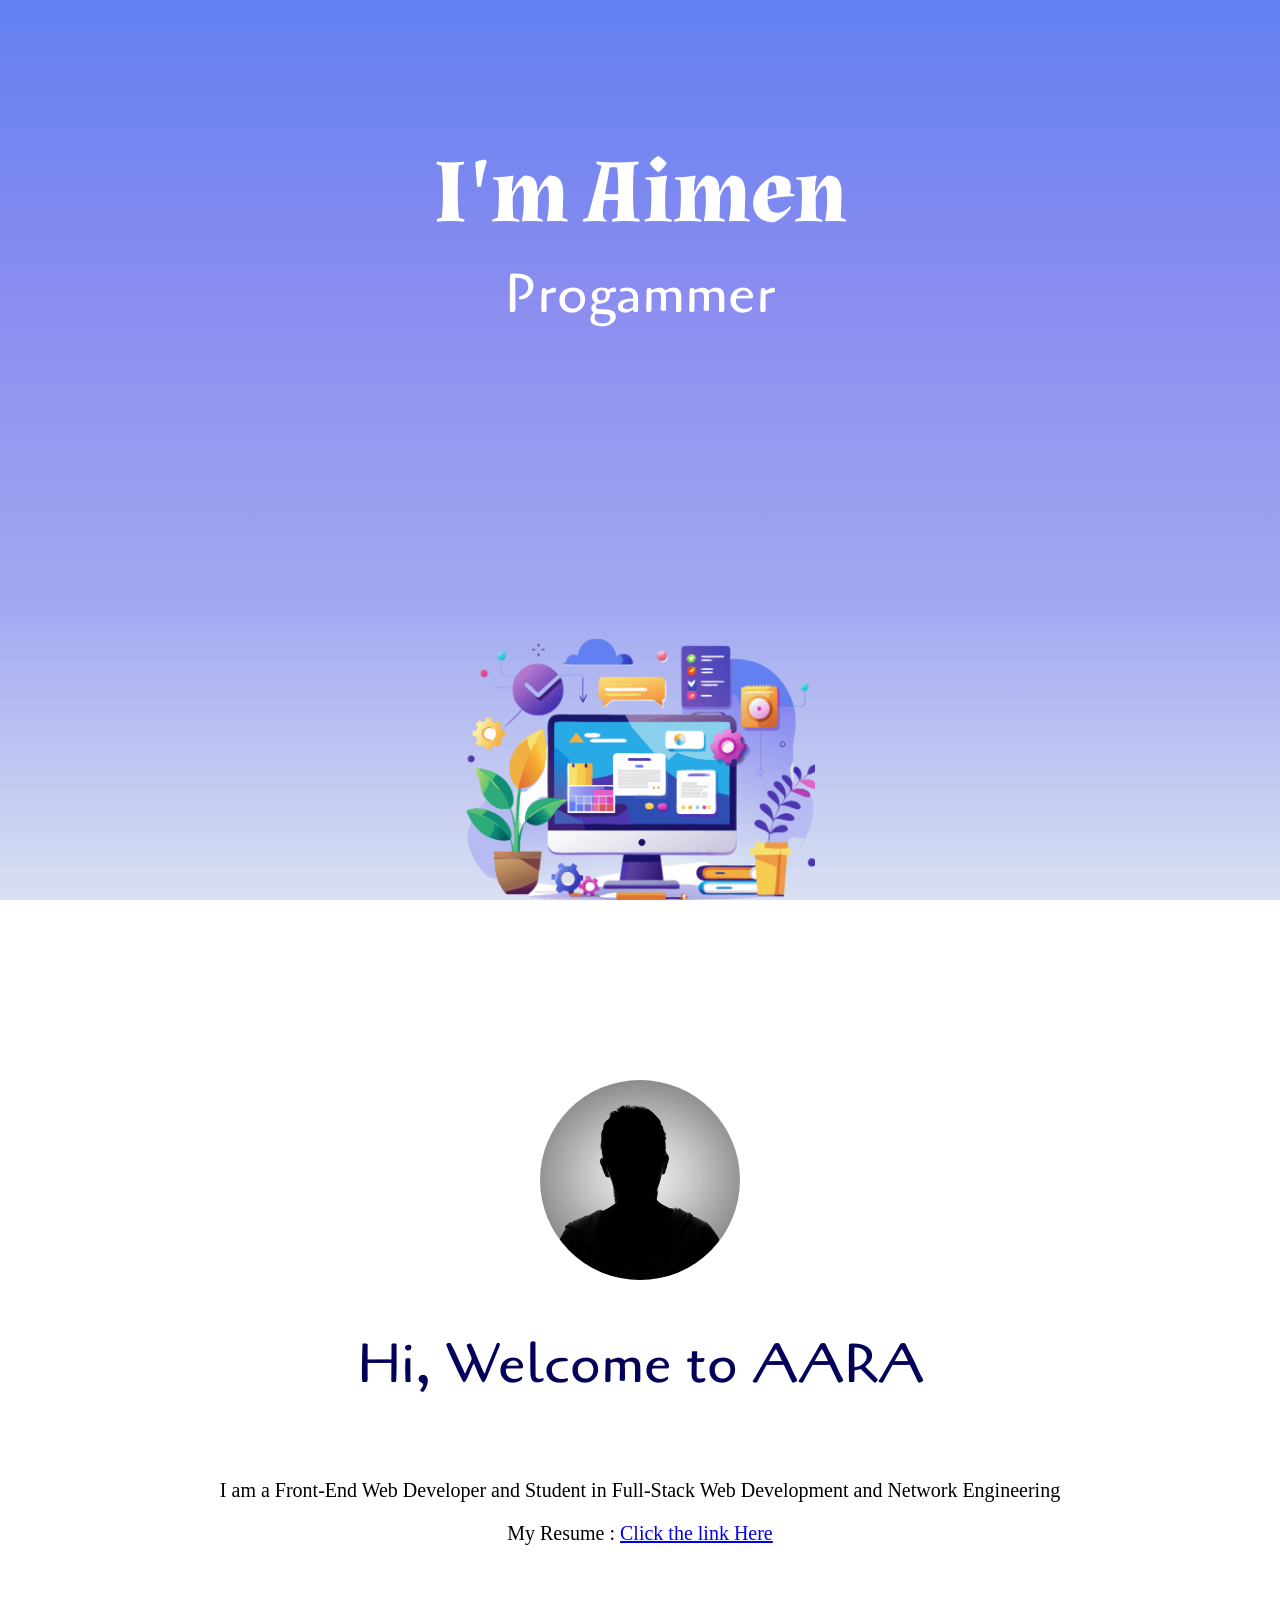
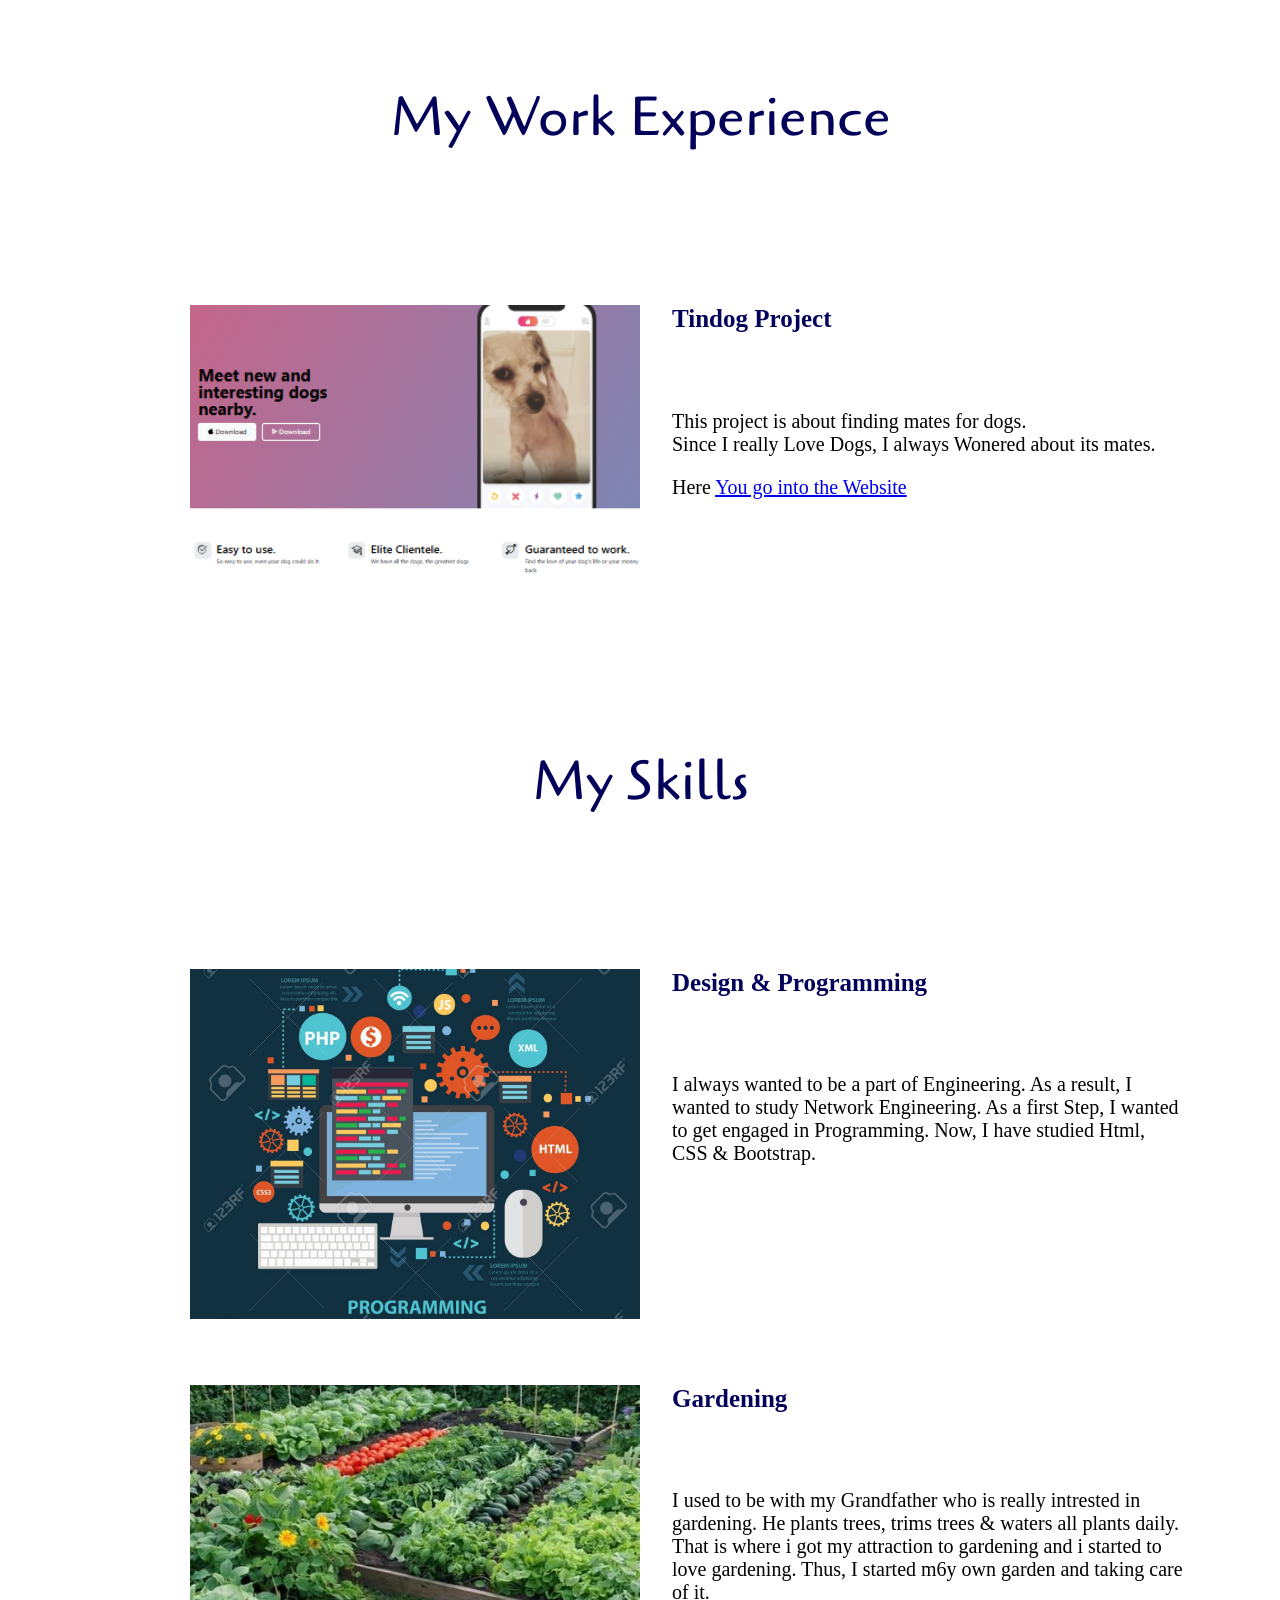
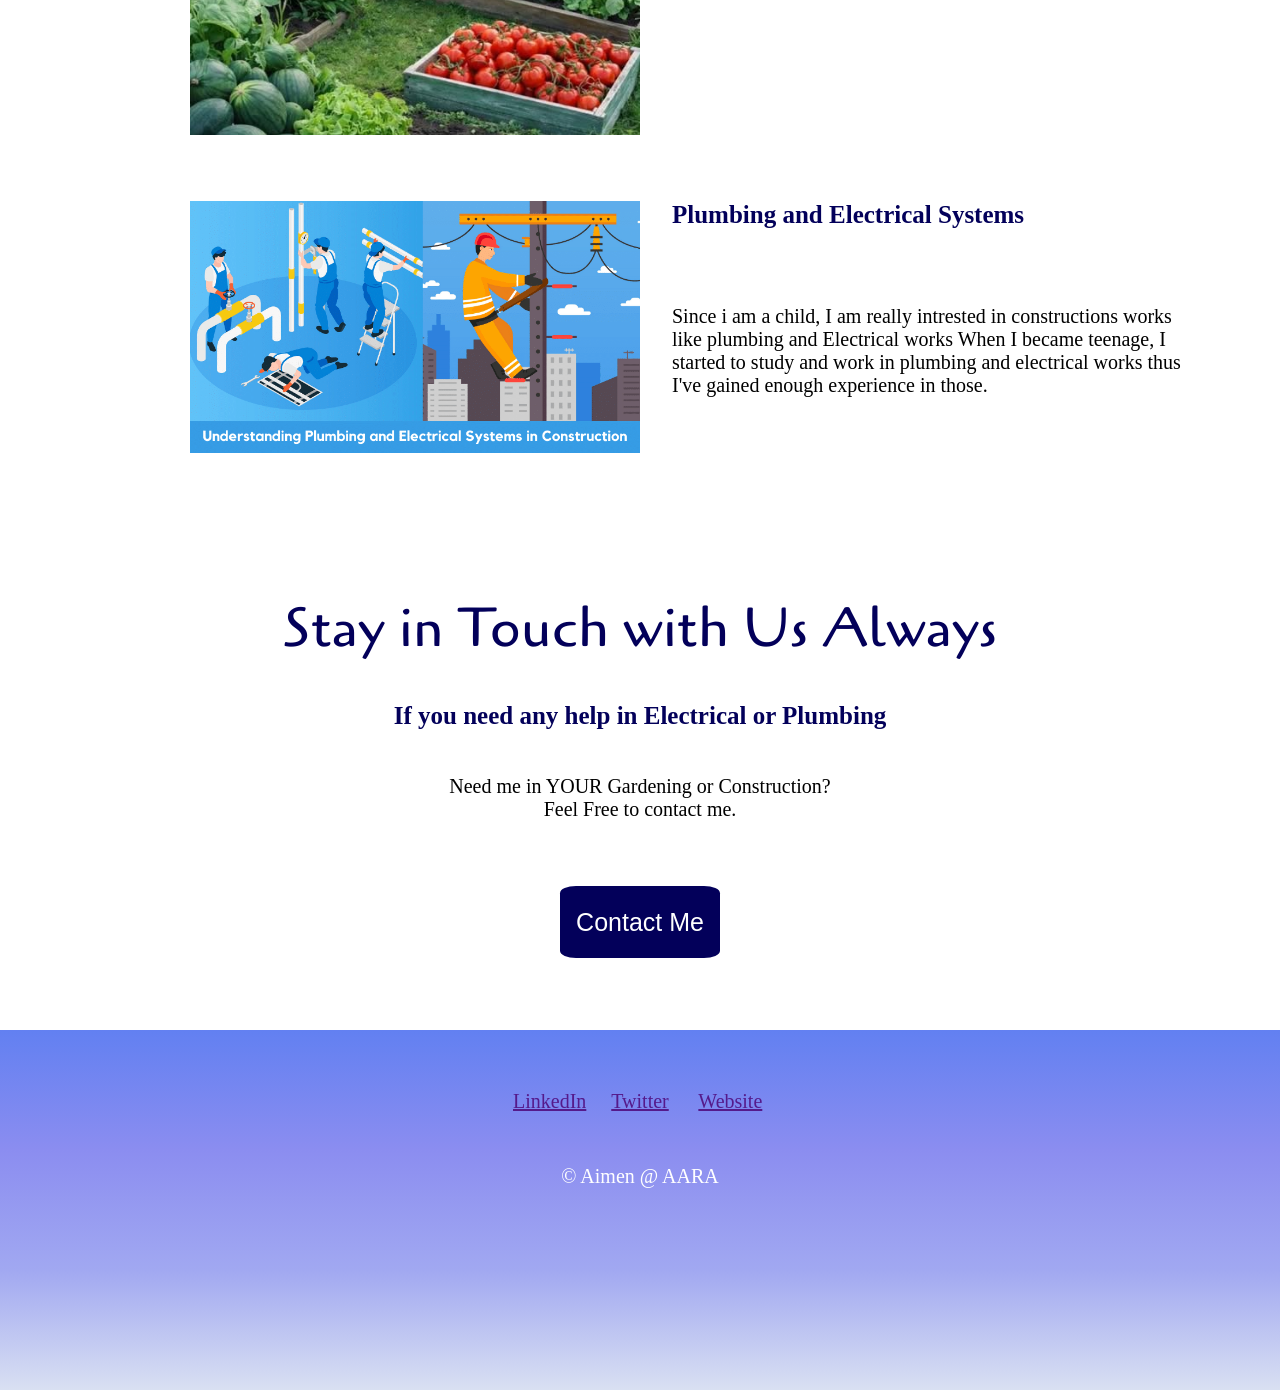
<file: index.html>
<!DOCTYPE html>
<html lang="en">

<head>

    <meta charset="UTF-8">
    <meta name="viewport" content="width=device-width, initial-scale=1.0">
    <title>AARA</title>

    <link rel="preconnect" href="https://fonts.googleapis.com">
    <link rel="preconnect" href="https://fonts.gstatic.com" crossorigin>
    <link href="https://fonts.googleapis.com/css2?family=Almendra:ital,wght@1,700&display=swap" rel="stylesheet">

    <link rel="preconnect" href="https://fonts.googleapis.com">
    <link rel="preconnect" href="https://fonts.gstatic.com" crossorigin>
    <link href="https://fonts.googleapis.com/css2?family=Almendra&family=Cagliostro&display=swap" rel="stylesheet">

    <link rel="stylesheet" href="./style.css">
</head>

<body>
    <section>
        <div class="hero">
            <div>
                <h1>I'm Aimen</h1>
                <h2>Progammer</h2>
            </div>
            <img class=" Computer" src="./Computer.png" alt="Computer of a web developer">
        </div>
    </section>
    <section>
        <div class="about-me">
            <div>
                <img class=" anonymous-man" src="./anonymous man.jpg" alt="man's photo">
            </div>
            <div class="abt-me-dv-2">
                <h2>Hi, Welcome to AARA</h2>
                <P>I am a Front-End Web Developer and Student in Full-Stack Web Development and Network Engineering </P>
                <p class="p2">My Resume : <a href="./Resume.html"> Click the link Here</a></p> 
            </div>
        </div>
    </section>
    <section>
        <div class="experience">
            <div class="item-1">
                <h2>My Work Experience</h2>
            </div>
            <div class="item-2">
                <img class="imgs Tindog-project" src="./tindog project.png" alt="My Tindog project">
            </div>      
            <div class="item-3">
                <h3>Tindog Project</h3>
                <p>This project is about finding mates for dogs.<br> Since I really Love Dogs, I always Wonered about its mates.</p>
                <p class="marginless-para-1"> Here <a href="./Tindog-Project.html">You go into the Website</a></p>
            </div>
        </div>
    </section>
    <section>
        <div class="Skills">
            <div class="s-1">
                <h2>My Skills</h2>
            </div>
            <div class="s-img">
                <img class="imgs Design-Programming" src="./Design & Programming.jpg" alt="Design & Programming">
            </div>
            <div class="s-txt">
                <h3>Design & Programming</h3>
                <p>I always wanted to be a part of Engineering. As a result, I wanted to study Network Engineering. As a first Step, I wanted to get engaged in Programming. Now, I have studied Html, CSS & Bootstrap.</p>
            </div>
            <div class="s-img">
                <img class="imgs gardening" src="./Gardening.jpg" alt="gardening">
            </div>
            <div class="s-txt ">
                <h3>Gardening</h3>
                <p>I used to be with my Grandfather who is really intrested in gardening. He plants trees, trims trees & waters all plants daily. That is where i got my attraction to gardening and i started to love gardening. Thus, I started m6y own garden and taking care of it.</p>
            </div>
            <div class="s-img">
                <img class="imgs Plumbing-Electrical" src="./Plumbing and Electrical Systems.png" alt="Plumbing and Electrical Systems">
            </div>
            <div class="s-txt">
                <h3>Plumbing and Electrical Systems</h3>
                <p>Since i am a child, I am really intrested in constructions works like plumbing and Electrical works When I became teenage, I started to study and work in plumbing and electrical works thus I've gained enough experience in those. </p>
            </div>
        </div> 
    </section>
    <section>
        <div class="Contact">
            <h2>Stay in Touch with Us Always</h2>
            <h3>If you need any help in Electrical or Plumbing</h3>
            <p>Need me in YOUR Gardening or Construction? <br> Feel Free to contact me.</p>
        </div>
        <div>
            <button>Contact Me</button>
        </div>
    </section>
    <section>
        <div class="footer">
            <footer>
                <div class="footer-flexbox">
                    <div class="f-1 f-items"><a href="">LinkedIn</a></div>
                    <div class="f-2 f-items"><a href="">Twitter</a></div>
                    <div class="f-3 f-items"><a href="">Website</a></div>
                    <div class="f-4 f-items">© Aimen @ AARA</div>
                </div>
            </footer>
        </div>
    </section>
</body>

</html>
</file>
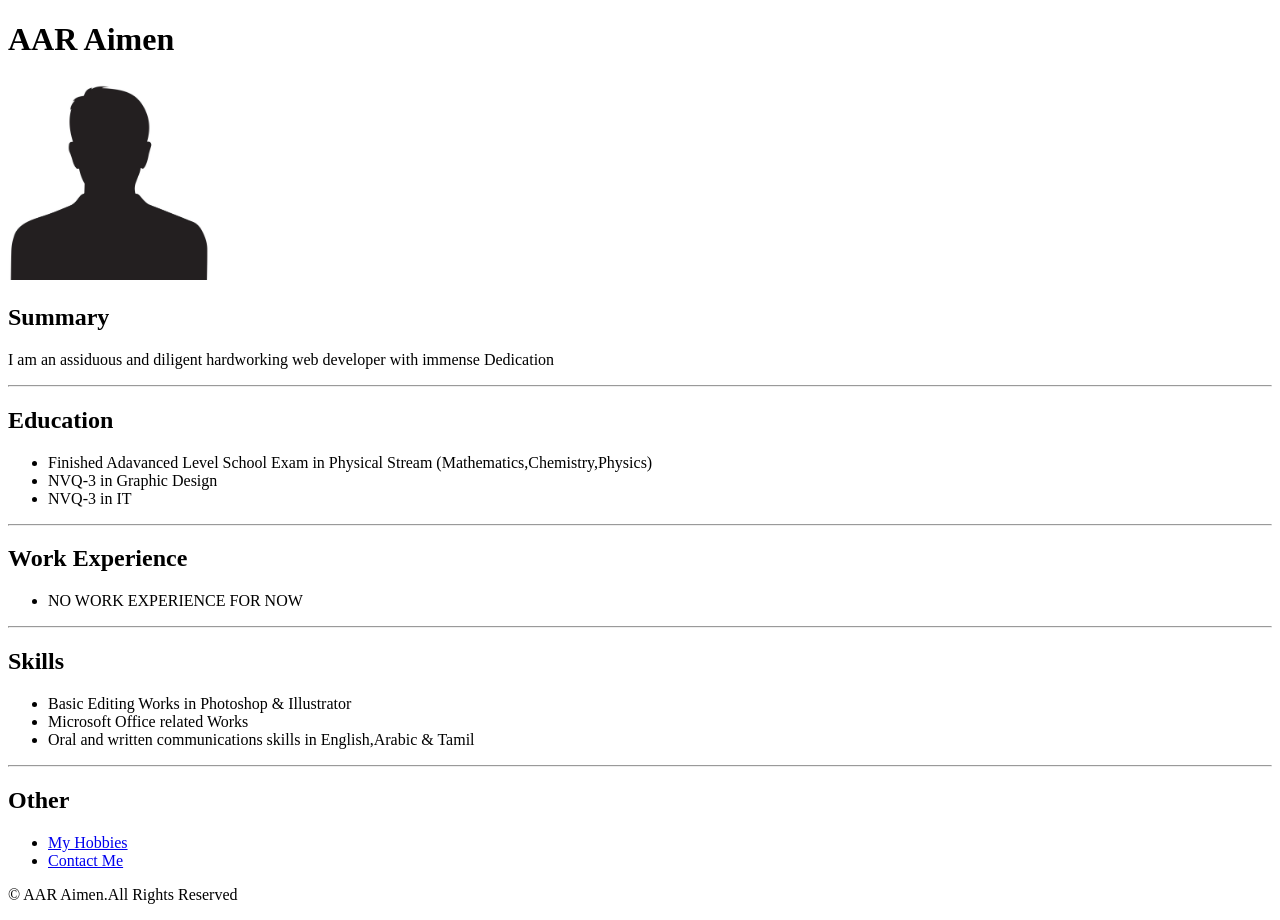
<file: Resume.html>
<!DOCTYPE html>
<html lang="en">
<head>
    <meta charset="UTF-8">
    <meta name="viewport" content="width=device-width, initial-scale=1.0">
    <title>My Resume</title>
</head>
<body>
    <h1>AAR Aimen</h1>
    <img src="./ME.jpg" height="200"/>

    <h2>Summary</h2>
    <p>I am an assiduous and diligent hardworking web developer with immense Dedication</p>
    <hr />

    <h2>Education</h2>
    <ul>
        <li>Finished Adavanced Level School Exam in Physical Stream (Mathematics,Chemistry,Physics) </li>
        <li>NVQ-3 in Graphic Design</li>
        <li>NVQ-3 in IT</li>
    </ul>
    <hr />

    <h2>Work Experience</h2>
    <ul>
        <li>NO WORK EXPERIENCE FOR NOW</li>
    </ul>
    <hr />
    
    <h2>Skills</h2>
    <ul>
        <li>Basic Editing Works in Photoshop & Illustrator</li>
        <li>Microsoft Office related Works</li>
        <li>Oral and written communications skills in English,Arabic & Tamil</li>
    </ul>
    <hr />

    <h2>Other</h2>
    <ul>
        <li><a href="./My Hobbies.html">My Hobbies</a></li>
        <li><a href="./contact.html">Contact Me</a></li>
    </ul>

    <footer>
        <p>© AAR Aimen.All Rights Reserved</p>
    </footer>
</body>
</html>
</file>
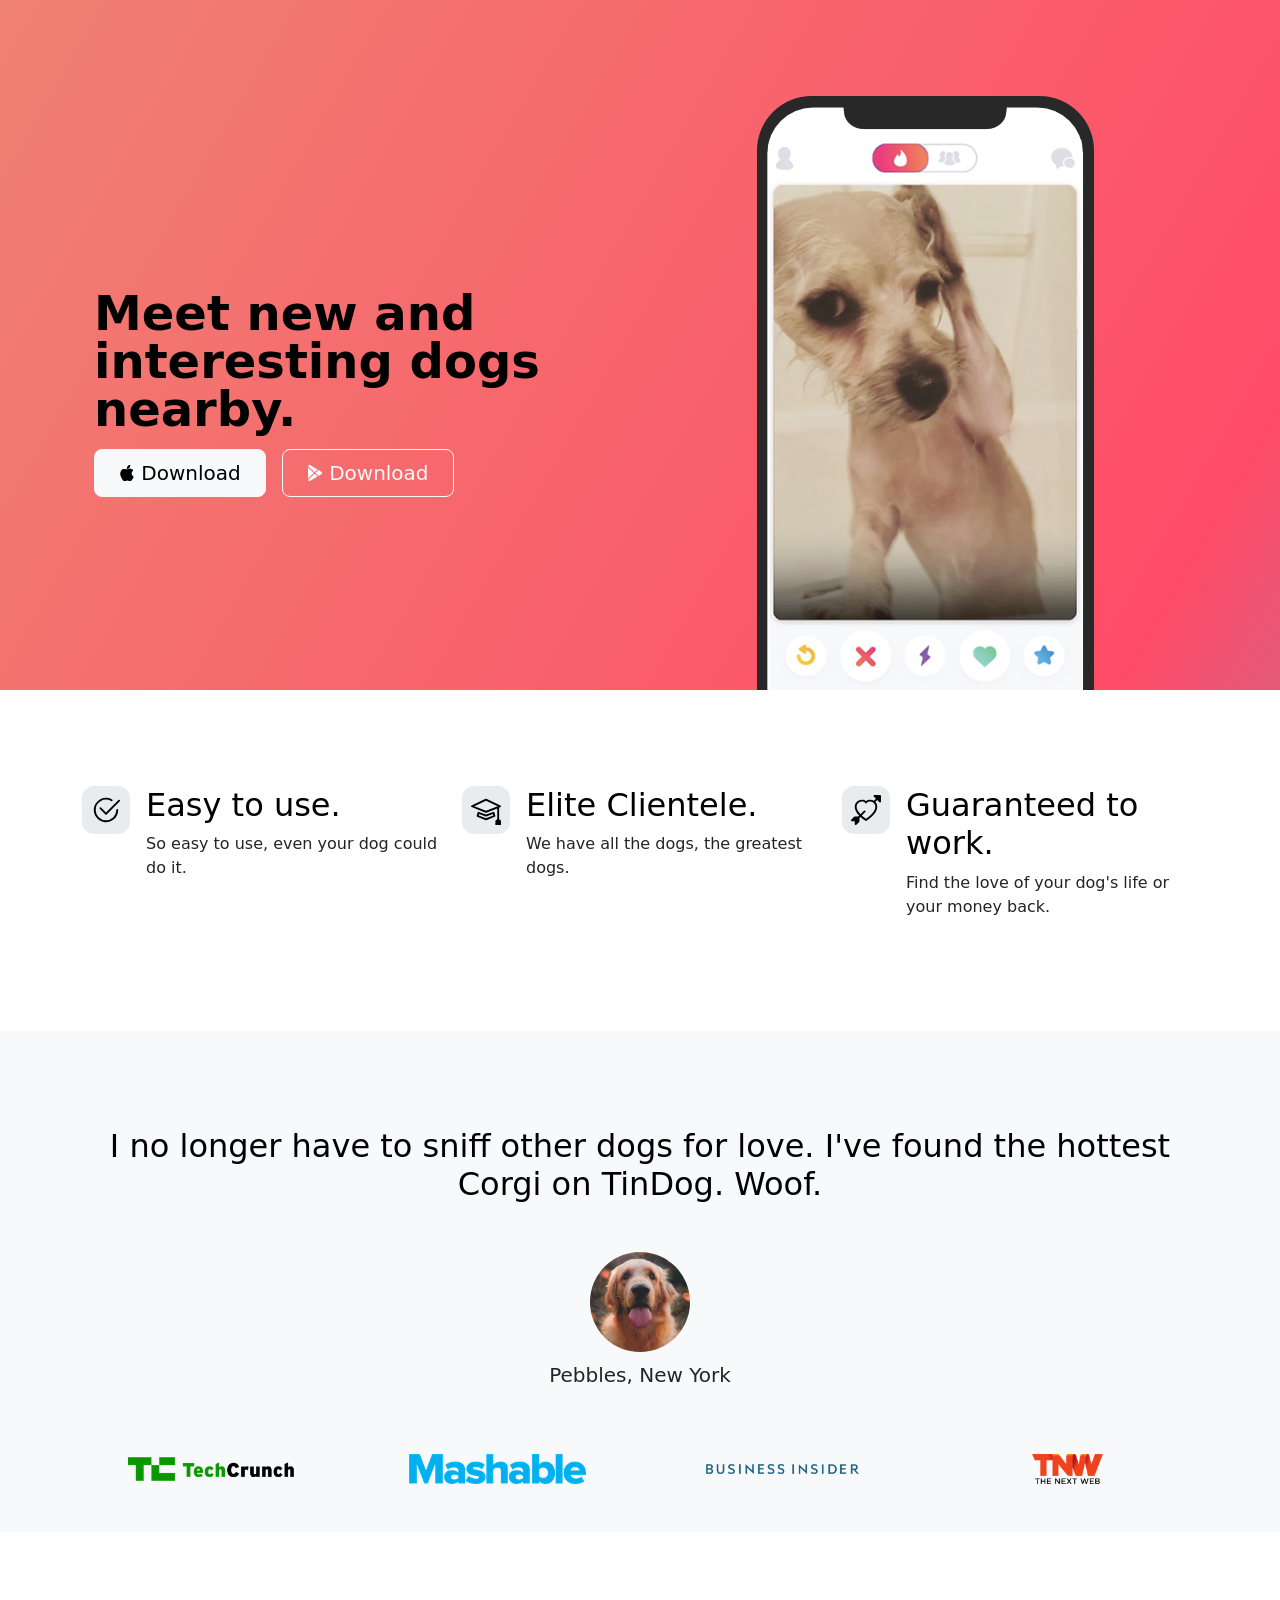
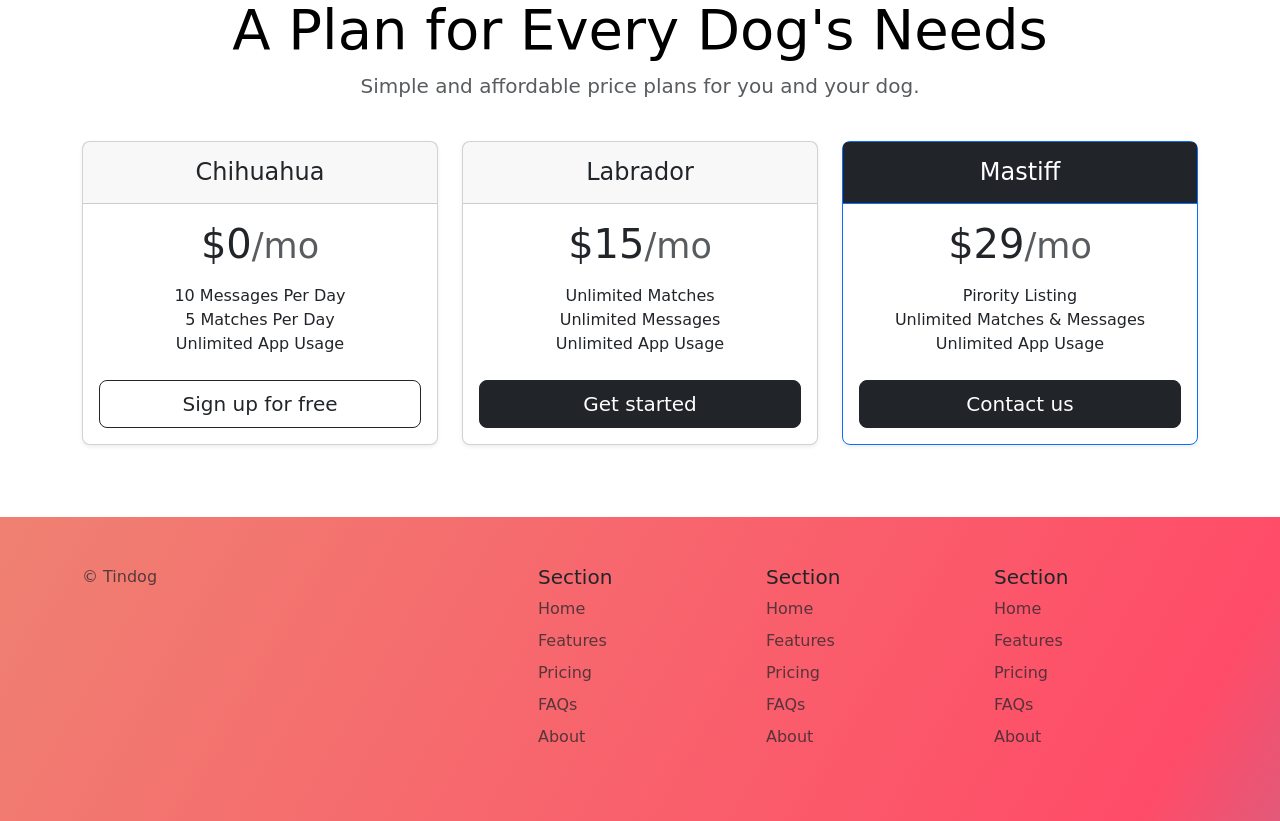
<file: Tindog-Project.html>
<!DOCTYPE html>
<html lang="en">

<head>
  <meta charset="UTF-8">
  <meta name="viewport" content="width=device-width, initial-scale=1.0">
  <title>TinDog</title>

  <link href="https://cdn.jsdelivr.net/npm/bootstrap@5.3.8/dist/css/bootstrap.min.css" rel="stylesheet" 
        integrity="sha384-sRIl4kxILFvY47J16cr9ZwB07vP4J8+LH7qKQnuqkuIAvNWLzeN8tE5YBujZqJLB" crossorigin="anonymous">

  <link rel="stylesheet" href="./style2.css">
</head>

<body>

  <!-- Title -->
  <section id="title" class="gradient-background">
    <div class="container col-xxl-8 px-4 pt-5 "> 
      <div class="row flex-lg-row-reverse align-items-center g-5 py-5 pb-0"> 
        <div class="col-10 col-sm-8 col-lg-6"> 
          <img src="./iphone.png" class="d-block mx-lg-auto img-fluid" alt="iphone" height="300px" loading="lazy"> 
        </div> 
        <div class="col-lg-6"> 
          <h1 class="display-5 fw-bold text-body-emphasis lh-1 mb-3">Meet new and <br> interesting dogs <br> nearby.</h1>
          <div class="d-grid gap-2 d-md-flex justify-content-md-start"> 
            <button type="button" class="btn btn-light btn-lg px-4 me-md-2">
              <svg xmlns="http://www.w3.org/2000/svg" width="16" height="16" fill="currentColor" class="bi bi-apple mb-1" viewBox="0 0 16 16">
                <path
                  d="M11.182.008C11.148-.03 9.923.023 8.857 1.18c-1.066 1.156-.902 2.482-.878 2.516.024.034 1.52.087 2.475-1.258.955-1.345.762-2.391.728-2.43Zm3.314 11.733c-.048-.096-2.325-1.234-2.113-3.422.212-2.189 1.675-2.789 1.698-2.854.023-.065-.597-.79-1.254-1.157a3.692 3.692 0 0 0-1.563-.434c-.108-.003-.483-.095-1.254.116-.508.139-1.653.589-1.968.607-.316.018-1.256-.522-2.267-.665-.647-.125-1.333.131-1.824.328-.49.196-1.422.754-2.074 2.237-.652 1.482-.311 3.83-.067 4.56.244.729.625 1.924 1.273 2.796.576.984 1.34 1.667 1.659 1.899.319.232 1.219.386 1.843.067.502-.308 1.408-.485 1.766-.472.357.013 1.061.154 1.782.539.571.197 1.111.115 1.652-.105.541-.221 1.324-1.059 2.238-2.758.347-.79.505-1.217.473-1.282Z" />
                <path
                  d="M11.182.008C11.148-.03 9.923.023 8.857 1.18c-1.066 1.156-.902 2.482-.878 2.516.024.034 1.52.087 2.475-1.258.955-1.345.762-2.391.728-2.43Zm3.314 11.733c-.048-.096-2.325-1.234-2.113-3.422.212-2.189 1.675-2.789 1.698-2.854.023-.065-.597-.79-1.254-1.157a3.692 3.692 0 0 0-1.563-.434c-.108-.003-.483-.095-1.254.116-.508.139-1.653.589-1.968.607-.316.018-1.256-.522-2.267-.665-.647-.125-1.333.131-1.824.328-.49.196-1.422.754-2.074 2.237-.652 1.482-.311 3.83-.067 4.56.244.729.625 1.924 1.273 2.796.576.984 1.34 1.667 1.659 1.899.319.232 1.219.386 1.843.067.502-.308 1.408-.485 1.766-.472.357.013 1.061.154 1.782.539.571.197 1.111.115 1.652-.105.541-.221 1.324-1.059 2.238-2.758.347-.79.505-1.217.473-1.282Z" />
              </svg>
              Download
            </button> 
            <button type="button" class="btn btn-outline-light btn-lg px-4">
              <svg xmlns="http://www.w3.org/2000/svg" width="16" height="16" fill="currentColor"
                class="bi bi-google-play mb-1" viewBox="0 0 16 16">
                <path
                  d="M14.222 9.374c1.037-.61 1.037-2.137 0-2.748L11.528 5.04 8.32 8l3.207 2.96 2.694-1.586Zm-3.595 2.116L7.583 8.68 1.03 14.73c.201 1.029 1.36 1.61 2.303 1.055l7.294-4.295ZM1 13.396V2.603L6.846 8 1 13.396ZM1.03 1.27l6.553 6.05 3.044-2.81L3.333.215C2.39-.341 1.231.24 1.03 1.27Z" />
              </svg>
              Download
            </button> 
          </div> 
        </div> 
      </div> 
    </div>
  </section>
  <!-- Features -->
  <section id="features">
      <div class="container my-5"> 
        <div class="row g-4 py-5 row-cols-1 row-cols-lg-3"> 
          <div class="col d-flex align-items-start"> 
            <div class="icon-square text-body-emphasis bg-body-secondary d-inline-flex align-items-center justify-content-center fs-4 flex-shrink-0 me-3"> 
              <svg xmlns="http://www.w3.org/2000/svg" height="30" fill="currentColor" class="bi bi-check2-circle"
                    viewBox="0 0 16 16">
                <path
                d="M2.5 8a5.5 5.5 0 0 1 8.25-4.764.5.5 0 0 0 .5-.866A6.5 6.5 0 1 0 14.5 8a.5.5 0 0 0-1 0 5.5 5.5 0 1 1-11 0z" />
                <path
                d="M15.354 3.354a.5.5 0 0 0-.708-.708L8 9.293 5.354 6.646a.5.5 0 1 0-.708.708l3 3a.5.5 0 0 0 .708 0l7-7z" />
              </svg>
            </div> 
            <div> 
              <h3 class="fs-2 text-body-emphasis">Easy to use.</h3> 
              <p>So easy to use, even your dog could do it.</p> 
            </div> 
          </div> 
          <div class="col d-flex align-items-start"> 
            <div class="icon-square text-body-emphasis bg-body-secondary d-inline-flex align-items-center justify-content-center fs-4 flex-shrink-0 me-3"> 
              <svg xmlns="http://www.w3.org/2000/svg" height="30" fill="currentColor" class="bi bi-mortarboard" viewBox="0 0 16 16">
                <path d="M8.211 2.047a.5.5 0 0 0-.422 0l-7.5 3.5a.5.5 0 0 0 .025.917l7.5 3a.5.5 0 0 0 .372 0L14 7.14V13a1 1 0 0 0-1 1v2h3v-2a1 1 0 0 0-1-1V6.739l.686-.275a.5.5 0 0 0 .025-.917l-7.5-3.5ZM8 8.46 1.758 5.965 8 3.052l6.242 2.913L8 8.46Z"/>
                <path d="M4.176 9.032a.5.5 0 0 0-.656.327l-.5 1.7a.5.5 0 0 0 .294.605l4.5 1.8a.5.5 0 0 0 .372 0l4.5-1.8a.5.5 0 0 0 .294-.605l-.5-1.7a.5.5 0 0 0-.656-.327L8 10.466 4.176 9.032Zm-.068 1.873.22-.748 3.496 1.311a.5.5 0 0 0 .352 0l3.496-1.311.22.748L8 12.46l-3.892-1.556Z"/>
              </svg>
            </div> 
            <div> 
              <h3 class="fs-2 text-body-emphasis">Elite Clientele.</h3> 
              <p>We have all the dogs, the greatest dogs.</p> 
            </div> 
          </div> 
          <div class="col d-flex align-items-start"> 
            <div class="icon-square text-body-emphasis bg-body-secondary d-inline-flex align-items-center justify-content-center fs-4 flex-shrink-0 me-3"> 
              <svg xmlns="http://www.w3.org/2000/svg" height="30" fill="currentColor" class="bi bi-arrow-through-heart"
                viewBox="0 0 16 16">
                <path fill-rule="evenodd"
                d="M2.854 15.854A.5.5 0 0 1 2 15.5V14H.5a.5.5 0 0 1-.354-.854l1.5-1.5A.5.5 0 0 1 2 11.5h1.793l.53-.53c-.771-.802-1.328-1.58-1.704-2.32-.798-1.575-.775-2.996-.213-4.092C3.426 2.565 6.18 1.809 8 3.233c1.25-.98 2.944-.928 4.212-.152L13.292 2 12.147.854A.5.5 0 0 1 12.5 0h3a.5.5 0 0 1 .5.5v3a.5.5 0 0 1-.854.354L14 2.707l-1.006 1.006c.236.248.44.531.6.845.562 1.096.585 2.517-.213 4.092-.793 1.563-2.395 3.288-5.105 5.08L8 13.912l-.276-.182a21.86 21.86 0 0 1-2.685-2.062l-.539.54V14a.5.5 0 0 1-.146.354l-1.5 1.5Zm2.893-4.894A20.419 20.419 0 0 0 8 12.71c2.456-1.666 3.827-3.207 4.489-4.512.679-1.34.607-2.42.215-3.185-.817-1.595-3.087-2.054-4.346-.761L8 4.62l-.358-.368c-1.259-1.293-3.53-.834-4.346.761-.392.766-.464 1.845.215 3.185.323.636.815 1.33 1.519 2.065l1.866-1.867a.5.5 0 1 1 .708.708L5.747 10.96Z" />
              </svg>
            </div> 
            <div> 
              <h3 class="fs-2 text-body-emphasis">Guaranteed to work.</h3> 
              <p>Find the love of your dog's life or your money back.</p> 
            </div> 
          </div> 
        </div> 
      </div>
  </section>
  <!-- Testimonial -->
  <section id="testimonial">
    <div class="p-5 text-center bg-body-tertiary"> 
      <div class="container py-5"> 
        <h2 class="text-body-emphasis mb-5">I no longer have to sniff other dogs for love. I've found the hottest Corgi on TinDog. Woof.</h2>
        <img src="./dog-img.jpg" alt="dog" class="rounded-circle mb-2" height="100" >
        <p class="col-lg-8 mx-auto lead">Pebbles, New York</p> 
      </div>
      <div class="container">
        <div class="row">
          <div class="col-sm-12 col-lg-3"><img src="./techcrunch.png" alt="techcrunch" height="30"></div>
          <div class="col-sm-12 col-lg-3"><img src="./mashable.png" alt="mashable" height="30"></div>
          <div class="col-sm-12 col-lg-3"><img src="./bizinsider.png" alt="bizinsider" height="30"></div>
          <div class="col-sm-12 col-lg-3"><img src="./tnw.png" alt="tnw" height="30"></div>
        </div>
      </div>
  </section>
  <!-- Pricing -->
  <section id="pricing">
    <div class="container my-5 mx-auto">
      <div class="pricing-header p-3 pb-md-4 mx-auto text-center"> 
        <h1 class="display-4 fw-normal text-body-emphasis">A Plan for Every Dog's Needs</h1> 
        <p class="fs-5 text-body-secondary">Simple and affordable price plans for you and your dog.</p> 
      </div>
      <div class="row row-cols-1 row-cols-md-3 mb-3 text-center"> 
        <div class="col"> 
          <div class="card mb-4 rounded-3 shadow-sm"> 
            <div class="card-header py-3"> 
              <h4 class="my-0 fw-normal">Chihuahua</h4> 
            </div> 
            <div class="card-body"> 
              <h1 class="card-title pricing-card-title">$0<small class="text-body-secondary fw-light">/mo</small></h1> 
              <ul class="list-unstyled mt-3 mb-4"> 
                <li>10 Messages Per Day</li> 
                <li>5 Matches Per Day</li> 
                <li>Unlimited App Usage</li>
              </ul> 
              <button type="button" class="w-100 btn btn-lg btn-outline-dark">Sign up for free</button> 
            </div> 
          </div> 
        </div> 
        <div class="col"> 
          <div class="card mb-4 rounded-3 shadow-sm"> 
            <div class="card-header py-3"> 
              <h4 class="my-0 fw-normal">Labrador</h4> 
            </div> 
            <div class="card-body"> 
              <h1 class="card-title pricing-card-title">$15<small class="text-body-secondary fw-light">/mo</small></h1> 
              <ul class="list-unstyled mt-3 mb-4"> 
                <li>Unlimited Matches</li> 
                <li>Unlimited Messages</li> 
                <li>Unlimited App Usage</li> 
              </ul> 
              <button type="button" class="w-100 btn btn-lg btn-dark">Get started</button> 
            </div> 
          </div> 
        </div> 
        <div class="col"> 
          <div class="card mb-4 rounded-3 shadow-sm border-primary"> 
            <div class="card-header py-3 text-bg-primary border-primary bg-dark"> 
              <h4 class="my-0 fw-normal">Mastiff</h4> 
            </div> 
            <div class="card-body"> 
              <h1 class="card-title pricing-card-title">$29<small class="text-body-secondary fw-light">/mo</small></h1> 
              <ul class="list-unstyled mt-3 mb-4"> 
                <li>Pirority Listing</li> 
                <li>Unlimited Matches & Messages</li> 
                <li>Unlimited App Usage</li> 
              </ul> 
              <button type="button" class="w-100 btn btn-lg btn-dark">Contact us</button> 
            </div> 
          </div> 
        </div> 
      </div>
    </div>
  </section>
  <!-- Footer -->
  <section id="footer" class="gradient-background">

      <div class="container mb-0"> 
        <footer class="row row-cols-1 row-cols-sm-2 row-cols-md-5 py-5 my-5 mb-0"> 
          <div class="col mb-3">
            <p class="text-body-secondary">© Tindog</p> 
          </div> 
          <div class="col mb-3">
          </div> 
          <div class="col mb-3"> 
            <h5>Section</h5> 
            <ul class="nav flex-column"> 
              <li class="nav-item mb-2">
                <a href="#" class="nav-link p-0 text-body-secondary">Home</a>
              </li> 
              <li class="nav-item mb-2">
                <a href="#" class="nav-link p-0 text-body-secondary">Features</a>
              </li> 
              <li class="nav-item mb-2">
                <a href="#" class="nav-link p-0 text-body-secondary">Pricing</a>
              </li> 
              <li class="nav-item mb-2">
                <a href="#" class="nav-link p-0 text-body-secondary">FAQs</a>
              </li> 
              <li class="nav-item mb-2">
                <a href="#" class="nav-link p-0 text-body-secondary">About</a>
              </li> 
            </ul> 
          </div> 
          <div class="col mb-3"> 
            <h5>Section</h5> 
            <ul class="nav flex-column"> 
              <li class="nav-item mb-2">
                <a href="#" class="nav-link p-0 text-body-secondary">Home</a>
              </li> 
              <li class="nav-item mb-2">
                <a href="#" class="nav-link p-0 text-body-secondary">Features</a>
              </li> 
              <li class="nav-item mb-2">
                <a href="#" class="nav-link p-0 text-body-secondary">Pricing</a>
              </li> 
              <li class="nav-item mb-2">
                <a href="#" class="nav-link p-0 text-body-secondary">FAQs</a>
              </li> 
              <li class="nav-item mb-2">
                <a href="#" class="nav-link p-0 text-body-secondary">About</a>
              </li> 
            </ul> 
          </div> 
          <div class="col mb-3"> 
            <h5>Section</h5> 
            <ul class="nav flex-column"> 
              <li class="nav-item mb-2">
                <a href="#" class="nav-link p-0 text-body-secondary">Home</a>
              </li> 
              <li class="nav-item mb-2">
                <a href="#" class="nav-link p-0 text-body-secondary">Features</a>
              </li> 
              <li class="nav-item mb-2">
                <a href="#" class="nav-link p-0 text-body-secondary">Pricing</a>
              </li> 
              <li class="nav-item mb-2">
                <a href="#" class="nav-link p-0 text-body-secondary">FAQs</a>
              </li> 
              <li class="nav-item mb-2">
                <a href="#" class="nav-link p-0 text-body-secondary">About</a>
              </li> 
            </ul> 
          </div> 
        </footer> 
      </div>
    
  </section>


  <script src="https://cdn.jsdelivr.net/npm/bootstrap@5.3.8/dist/js/bootstrap.bundle.min.js" integrity="sha384-FKyoEForCGlyvwx9Hj09JcYn3nv7wiPVlz7YYwJrWVcXK/BmnVDxM+D2scQbITxI" crossorigin="anonymous"></script>
</body>

</html>
</file>
<file: style.css>
html{
    font-size: 10px;
}

body{
    margin: 0;
    padding: 0;
    text-align: center;
    opacity: 1;
}
.hero{
    background: linear-gradient(to bottom, #6280F1, #8B8DF0, #A1A8F1, #D9E0F2);
    min-height: 100vh;
    margin: 0;
    padding: 0px;
    position: relative;
    margin-bottom: 20vh;
}
h1{
    font-family: "Almendra", serif;
    font-weight: 700;
    font-size: clamp(5rem, 12vh, 9rem);
    margin-top: 0;
    margin-bottom: 5px;
    padding: 0;
    padding-top: 15vh;
    color: white;
}
h2{
    font-family: "Cagliostro", sans-serif;
    font-weight: 400;
    font-size: clamp(1.5rem,10vh,5.5rem);
    margin: 0;
    padding: 0;
    color: #03005a;
}
.hero > div > h2 {
    color: white;
}
.Computer{
    max-width: 350px;
    max-height: 35vh;
    width: auto;
    position: absolute;
    bottom: 0;
    transform: translateX(-50%);
}
.about-me{
    margin-bottom: 15vh;
}
.anonymous-man{
    height:200px;
    width: 200px;
    object-fit: cover;
    border-radius: 50%;
    margin-bottom: 5vh;
}
p{
    font-size: clamp(0.5rem, 5vh, 2rem);
    margin-top: 6vw;
}
.about-me > div > .p2 {
    margin-top: 2vh ;
}
.experience {
    display: grid;
    grid-template-columns: 1fr 1fr;
    grid-template-rows: 25vh 1fr;
    margin-bottom: 10vh;
}
.item-1{
    grid-column: 1/3;
}
.item-2 {
    text-align: right;
}
.item-3 {
    text-align: left;
    padding-left: 5%;
}
h3 {
    font-size: clamp(1rem, 7vh, 2.5rem);
    margin: 0;
    color: #03005a;
}
.marginless-para-1 {
    margin-top: 10px;
}
.Skills {
    display: grid;
    grid-template-columns: 1fr 1fr;
    grid-template-rows: 25vh 1fr;
    margin-bottom: 8vh;
}
.s-1 {
    grid-column: 1/3;
}
.imgs {
    max-height: 350px;
    width: 450px;
    object-fit: cover;
    margin-bottom: 10%;
}
.s-img {
    text-align: right;

}
.s-txt {
    text-align: left;
    padding-left: 5%;
    padding-right: 15%;
    margin-bottom: 10%;
}
.Contact> h2 {
    margin-bottom: 4vh;
}

.Contact > p {
    margin-top: 5vh;
}
button {
    margin-top: 5vh;
    margin-bottom: 8vh;
    height: 8vh;
    width: 160px;
    font-size: clamp(1rem, 6vh, 2.5rem);
    border-radius: 10%;
    border: 0;
    background-color: #03005a;
    color: white;
}
footer {
    background: linear-gradient(to bottom, #6280F1, #8B8DF0, #A1A8F1, #D9E0F2);
    height: 40vh;
    /* padding-left: 40vw;
    padding-right: 40vw; */
}
.footer-flexbox {
    padding-top: 60px;
    display: grid;
    grid-template-columns: 1fr 1fr 1fr;
    grid-template-rows: 5vh 5vh;
    gap: 15px;
    text-align: center;
    width: 20vw;
    margin-right: auto;
    margin-left: auto;
}
.f-items {
    font-size: clamp(1rem, 6vh, 2rem);
    color: #03005a;
}
.f-4 {
    grid-column: span 3;
    padding-top: 15px;
    color: white;
}

@media (max-width:900px) {
    .anonymous-man{
        height: 150px;
        width: 150px;
    }
    .experience {
        display: flex;
        flex-direction: column;
        justify-content: center;
        align-items: center;
    }
    .item-1 {
        padding-bottom: 10vw;
        padding-left: 9vw;
        padding-right: 9vw;
    }
    .item-3 {
        text-align: left;
        padding-left: 9vw;
        padding-right: 9vw;
        width: 80vw;
    }
    .Skills {
        display: flex;
        flex-direction: column;
        justify-content: center;
        align-items: center;
    }
    .Skills > .s-1 {
        padding-bottom: 10vw;
    }
    .s-img {
        text-align: left;
    }
    .s-txt {
        text-align: left;
        padding-left: 9vw;
        padding-right: 9vw;
        width: 80vw;
    }
    .imgs {
        height:60vw ;
        width:80vw ;
        object-fit: cover;
    }
    .Contact {
        padding-left: 9vw;
        padding-right: 9vw;
    }
    .footer-flexbox {
        grid-template-columns: 20vw 20vw 20vw;
        width: 60vw;
    }
    .about-me {
        padding-left: 9vw ;
        padding-right: 9vw;
    }
    .about-me > .abt-me-dv-2 > p {
        text-align: left;
    }
}
</file>
<file: style2.css>
.gradient-background {
  background: linear-gradient(300deg, #00bfff, #ff4c68, #ef8172);
  background-size: 180% 180%;
  animation: gradient-animation 18s ease infinite;
}

@keyframes gradient-animation {
  0% {
    background-position: 0% 50%;
  }
  50% {
    background-position: 100% 50%;
  }
  100% {
    background-position: 0% 50%;
  }
}

.icon-square {
  width: 3rem;
  height: 3rem;
  border-radius: 0.75rem;
}

.profile-img {
  height: 100px;
  border-radius: 50%;
}

.icon-square {
  width: 3rem;
  height: 3rem;
  border-radius: .75rem;
}
</file>
